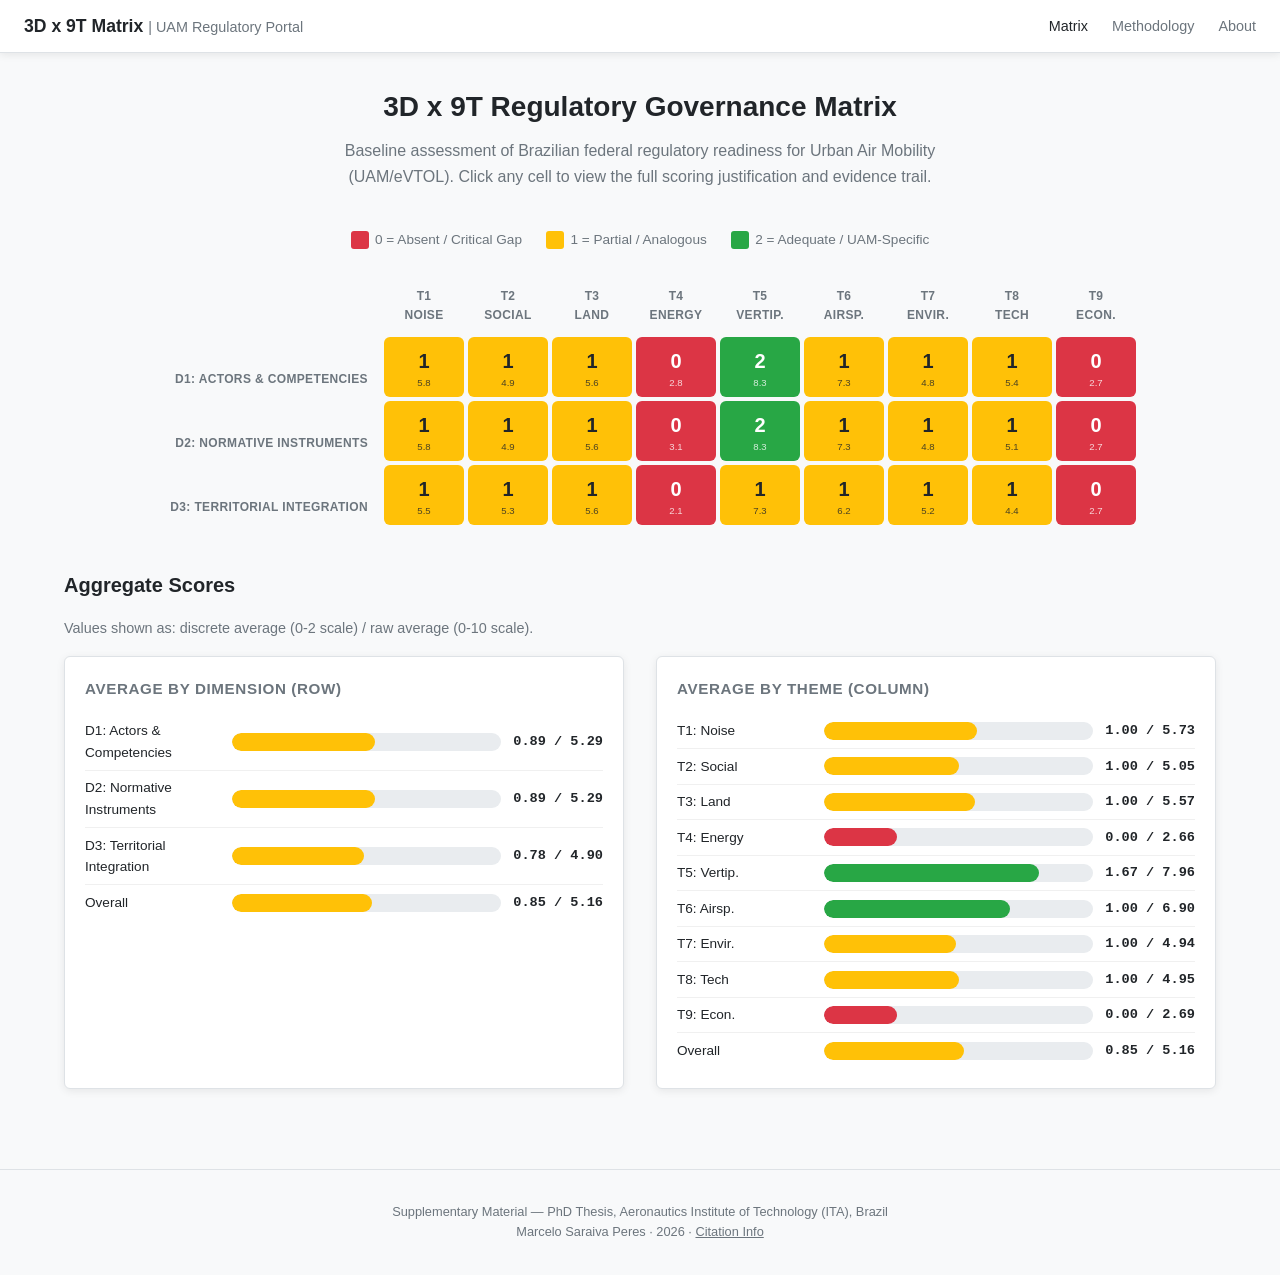
<file: index.html>
<!DOCTYPE html>
<html lang="en">
<head>
  <meta charset="UTF-8">
  <meta name="viewport" content="width=device-width, initial-scale=1.0">
  <title>3D x 9T Regulatory Governance Matrix — UAM Brazil</title>
  <meta name="description" content="Interactive traceability portal for the 3D x 9T Regulatory Governance Matrix assessing Urban Air Mobility (UAM) regulatory readiness in Brazil.">
  <meta name="author" content="Marcelo Saraiva Peres">
  <link rel="stylesheet" href="style.css">
</head>
<body>

  <!-- Navigation -->
  <nav class="navbar" role="navigation" aria-label="Main navigation">
    <a href="index.html" class="navbar-brand">
      3D x 9T Matrix <span>| UAM Regulatory Portal</span>
    </a>
    <button class="navbar-toggle" aria-label="Toggle navigation menu">
      <span></span><span></span><span></span>
    </button>
    <div class="navbar-links">
      <a href="index.html" class="active">Matrix</a>
      <a href="methodology.html">Methodology</a>
      <a href="methodology.html#about">About</a>
    </div>
  </nav>

  <!-- Main Content -->
  <main class="container">
    <header class="page-header">
      <h1>3D x 9T Regulatory Governance Matrix</h1>
      <p>Baseline assessment of Brazilian federal regulatory readiness for Urban Air Mobility (UAM/eVTOL). Click any cell to view the full scoring justification and evidence trail.</p>
    </header>

    <!-- Legend -->
    <div id="legend-container" class="legend" role="img" aria-label="Score legend: 0 = Absent, 1 = Partial, 2 = Adequate"></div>

    <!-- Matrix -->
    <div class="matrix-wrapper">
      <div id="matrix-container"></div>
    </div>

    <!-- Aggregates -->
    <section class="aggregates-section">
      <h2>Aggregate Scores</h2>
      <p style="color: var(--text-secondary); font-size: 0.9rem; margin-bottom: 1rem;">
        Values shown as: discrete average (0-2 scale) / raw average (0-10 scale).
      </p>
      <div id="aggregates-container" class="agg-grid"></div>
    </section>
  </main>

  <!-- Modal -->
  <div id="modal-overlay" class="modal-overlay" role="dialog" aria-modal="true" aria-labelledby="modal-title">
    <div class="modal">
      <div class="modal-header">
        <h2 id="modal-title"></h2>
        <button id="modal-close" class="modal-close" aria-label="Close">&times;</button>
      </div>
      <div id="modal-body" class="modal-body"></div>
    </div>
  </div>

  <!-- Footer -->
  <footer class="footer">
    <p>Supplementary Material &mdash; PhD Thesis, Aeronautics Institute of Technology (ITA), Brazil</p>
    <p>Marcelo Saraiva Peres &middot; 2026 &middot; <a href="methodology.html#about" style="color: inherit;">Citation Info</a></p>
  </footer>

  <script src="app.js"></script>
</body>
</html>
</file>
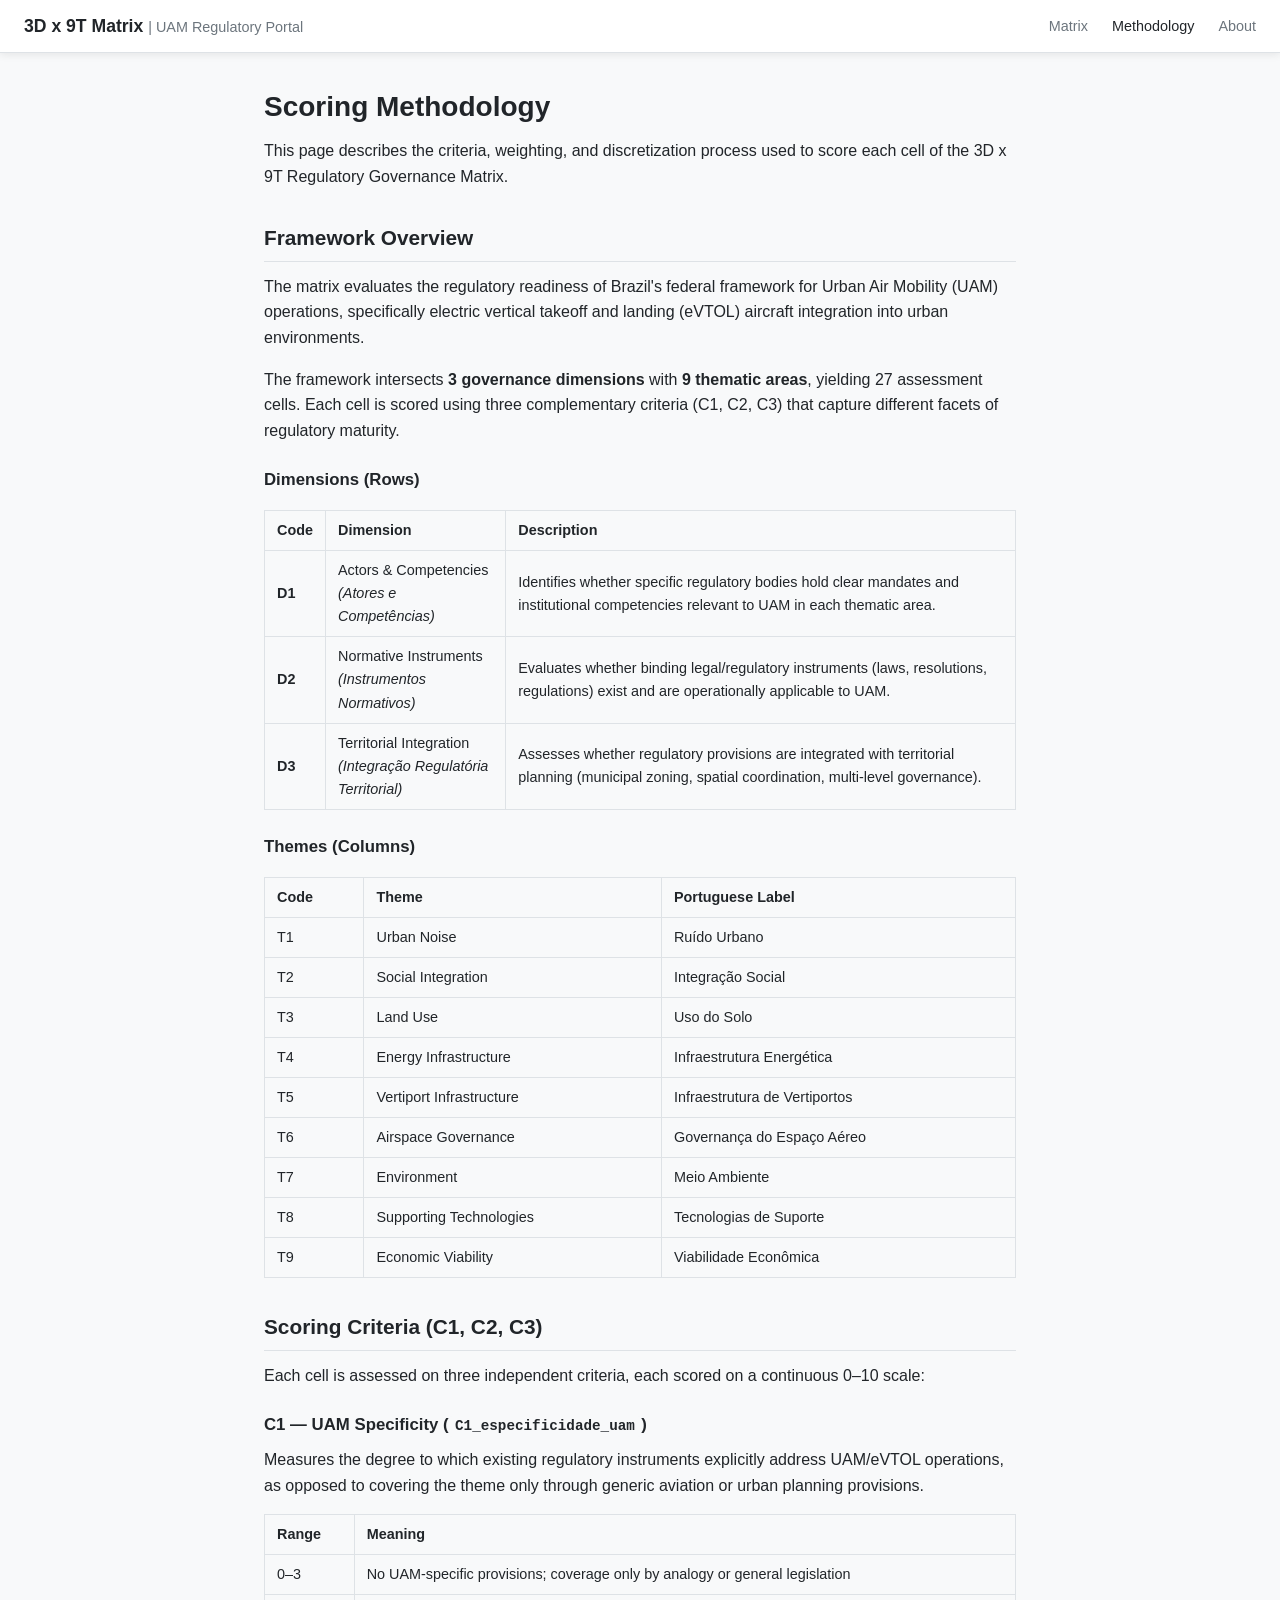
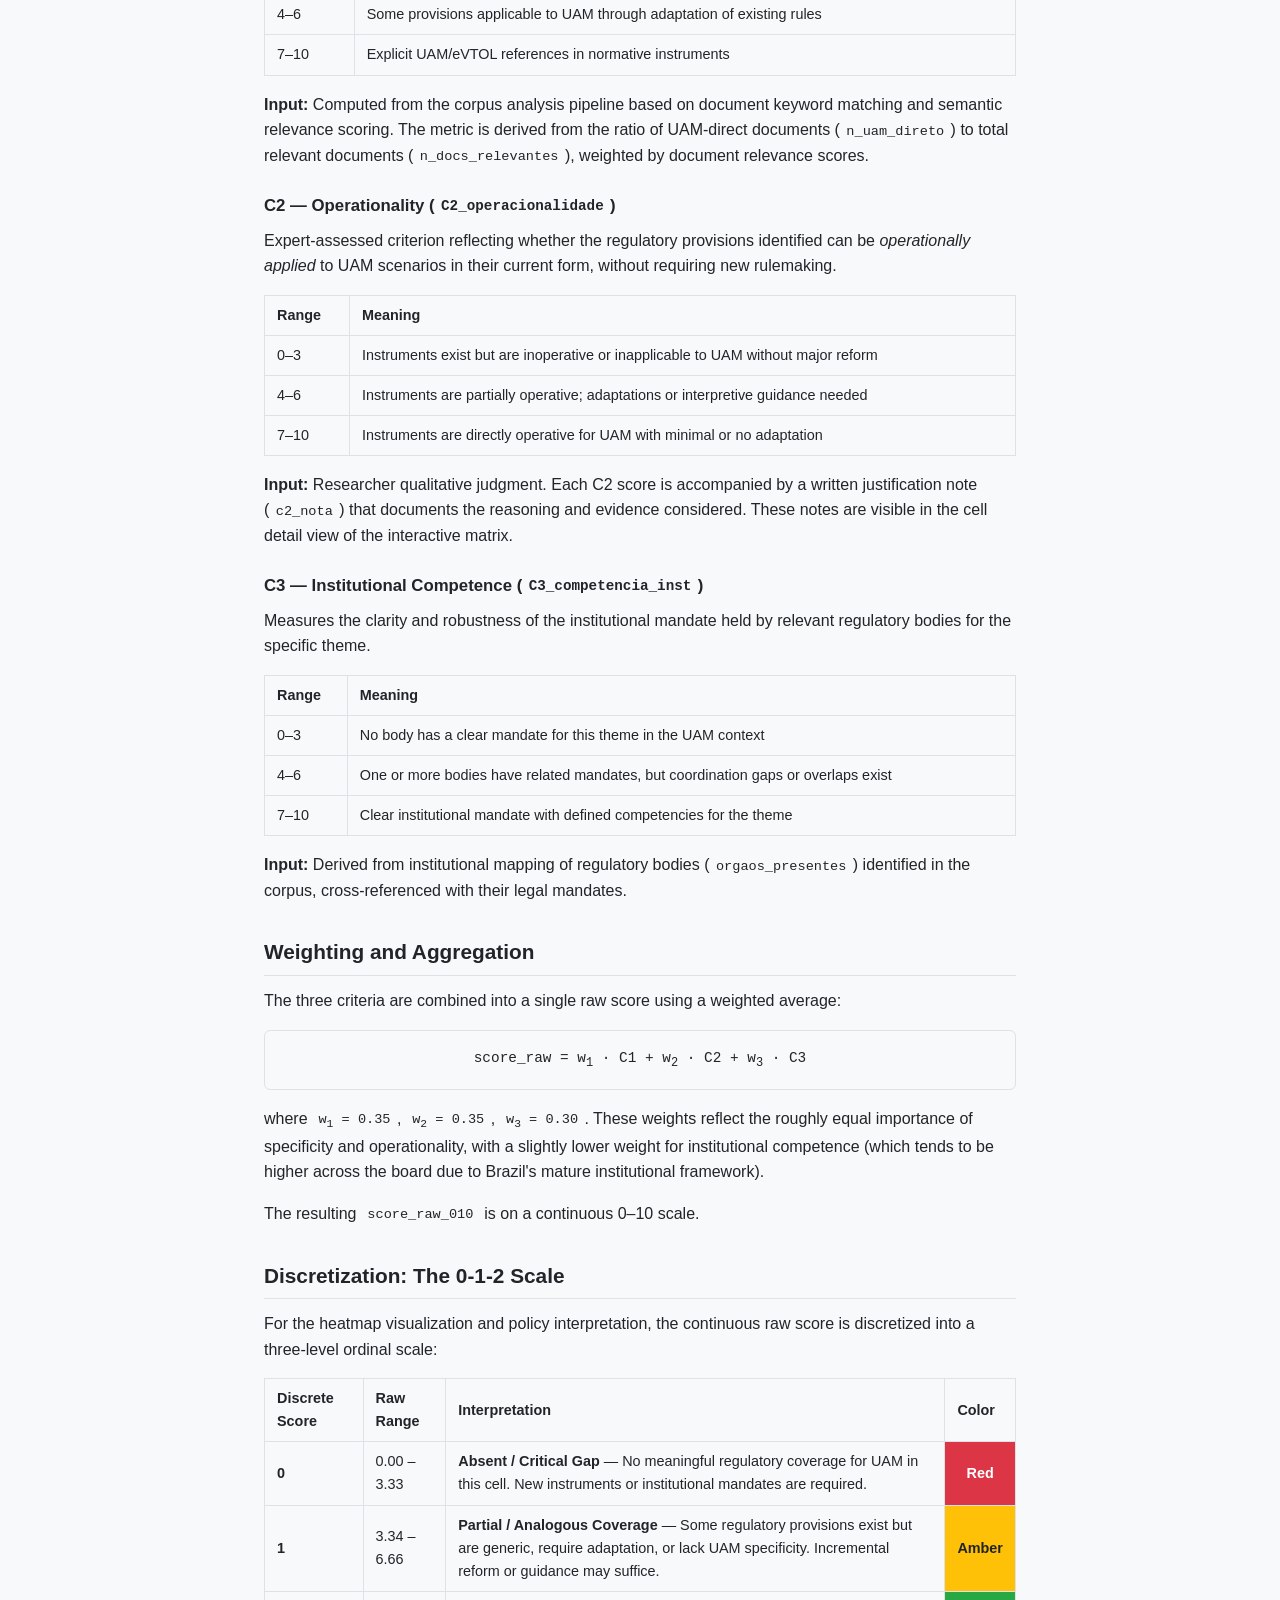
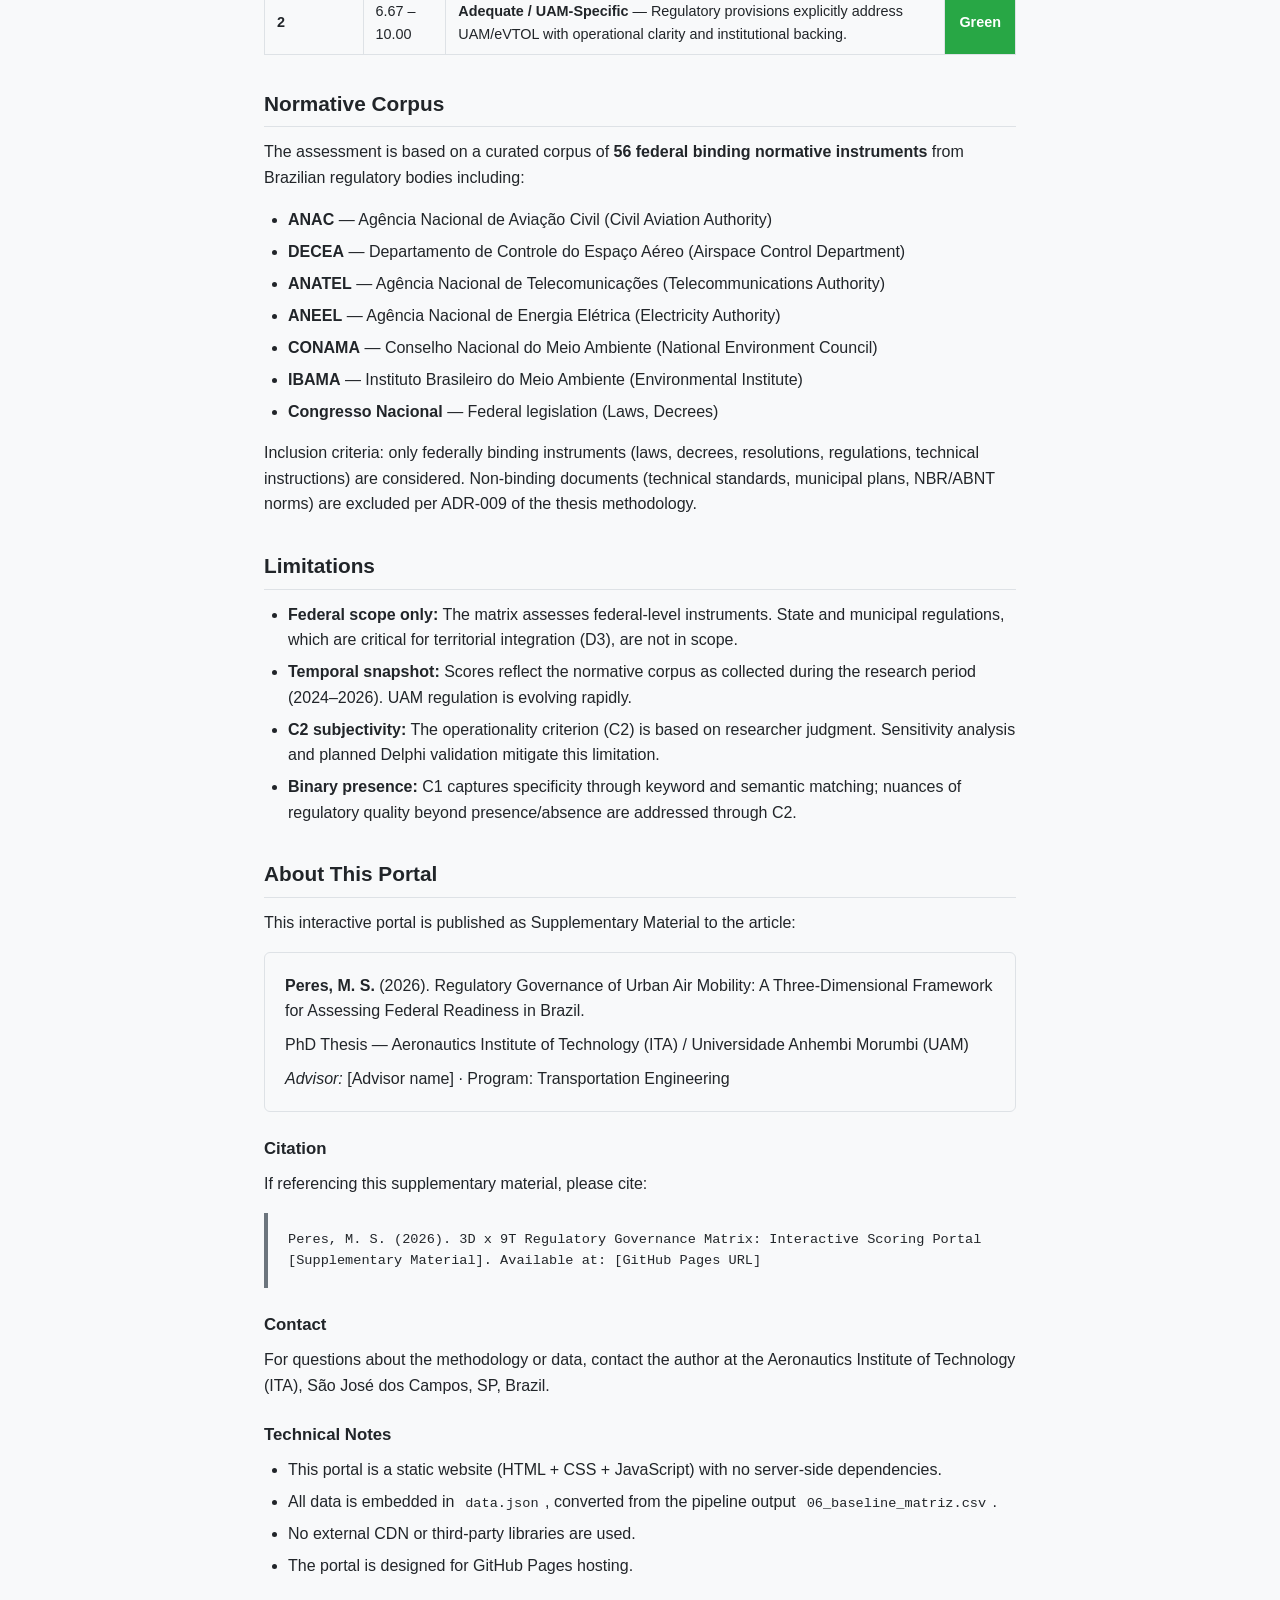
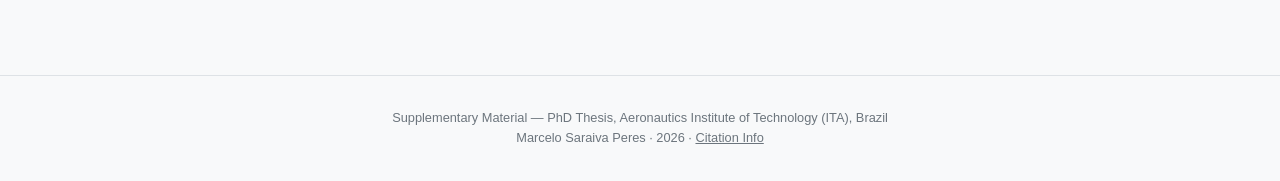
<file: methodology.html>
<!DOCTYPE html>
<html lang="en">
<head>
  <meta charset="UTF-8">
  <meta name="viewport" content="width=device-width, initial-scale=1.0">
  <title>Methodology — 3D x 9T Regulatory Governance Matrix</title>
  <meta name="description" content="Scoring methodology for the 3D x 9T Regulatory Governance Matrix: criteria C1, C2, C3 and the 0-1-2 discretization scale.">
  <meta name="author" content="Marcelo Saraiva Peres">
  <link rel="stylesheet" href="style.css">
</head>
<body>

  <!-- Navigation -->
  <nav class="navbar" role="navigation" aria-label="Main navigation">
    <a href="index.html" class="navbar-brand">
      3D x 9T Matrix <span>| UAM Regulatory Portal</span>
    </a>
    <button class="navbar-toggle" aria-label="Toggle navigation menu" onclick="document.querySelector('.navbar-links').classList.toggle('open')">
      <span></span><span></span><span></span>
    </button>
    <div class="navbar-links">
      <a href="index.html">Matrix</a>
      <a href="methodology.html" class="active">Methodology</a>
      <a href="methodology.html#about">About</a>
    </div>
  </nav>

  <div class="content-page">
    <h1>Scoring Methodology</h1>
    <p>This page describes the criteria, weighting, and discretization process used to score each cell of the 3D x 9T Regulatory Governance Matrix.</p>

    <!-- =============== FRAMEWORK OVERVIEW =============== -->
    <h2>Framework Overview</h2>
    <p>The matrix evaluates the regulatory readiness of Brazil's federal framework for Urban Air Mobility (UAM) operations, specifically electric vertical takeoff and landing (eVTOL) aircraft integration into urban environments.</p>
    <p>The framework intersects <strong>3 governance dimensions</strong> with <strong>9 thematic areas</strong>, yielding 27 assessment cells. Each cell is scored using three complementary criteria (C1, C2, C3) that capture different facets of regulatory maturity.</p>

    <h3>Dimensions (Rows)</h3>
    <table>
      <thead>
        <tr><th>Code</th><th>Dimension</th><th>Description</th></tr>
      </thead>
      <tbody>
        <tr>
          <td><strong>D1</strong></td>
          <td>Actors &amp; Competencies<br><em>(Atores e Compet&ecirc;ncias)</em></td>
          <td>Identifies whether specific regulatory bodies hold clear mandates and institutional competencies relevant to UAM in each thematic area.</td>
        </tr>
        <tr>
          <td><strong>D2</strong></td>
          <td>Normative Instruments<br><em>(Instrumentos Normativos)</em></td>
          <td>Evaluates whether binding legal/regulatory instruments (laws, resolutions, regulations) exist and are operationally applicable to UAM.</td>
        </tr>
        <tr>
          <td><strong>D3</strong></td>
          <td>Territorial Integration<br><em>(Integra&ccedil;&atilde;o Regulat&oacute;ria Territorial)</em></td>
          <td>Assesses whether regulatory provisions are integrated with territorial planning (municipal zoning, spatial coordination, multi-level governance).</td>
        </tr>
      </tbody>
    </table>

    <h3>Themes (Columns)</h3>
    <table>
      <thead>
        <tr><th>Code</th><th>Theme</th><th>Portuguese Label</th></tr>
      </thead>
      <tbody>
        <tr><td>T1</td><td>Urban Noise</td><td>Ru&iacute;do Urbano</td></tr>
        <tr><td>T2</td><td>Social Integration</td><td>Integra&ccedil;&atilde;o Social</td></tr>
        <tr><td>T3</td><td>Land Use</td><td>Uso do Solo</td></tr>
        <tr><td>T4</td><td>Energy Infrastructure</td><td>Infraestrutura Energ&eacute;tica</td></tr>
        <tr><td>T5</td><td>Vertiport Infrastructure</td><td>Infraestrutura de Vertiportos</td></tr>
        <tr><td>T6</td><td>Airspace Governance</td><td>Governan&ccedil;a do Espa&ccedil;o A&eacute;reo</td></tr>
        <tr><td>T7</td><td>Environment</td><td>Meio Ambiente</td></tr>
        <tr><td>T8</td><td>Supporting Technologies</td><td>Tecnologias de Suporte</td></tr>
        <tr><td>T9</td><td>Economic Viability</td><td>Viabilidade Econ&ocirc;mica</td></tr>
      </tbody>
    </table>

    <!-- =============== SCORING CRITERIA =============== -->
    <h2>Scoring Criteria (C1, C2, C3)</h2>
    <p>Each cell is assessed on three independent criteria, each scored on a continuous 0&ndash;10 scale:</p>

    <h3>C1 &mdash; UAM Specificity (<code>C1_especificidade_uam</code>)</h3>
    <p>Measures the degree to which existing regulatory instruments explicitly address UAM/eVTOL operations, as opposed to covering the theme only through generic aviation or urban planning provisions.</p>
    <table>
      <thead><tr><th>Range</th><th>Meaning</th></tr></thead>
      <tbody>
        <tr><td>0&ndash;3</td><td>No UAM-specific provisions; coverage only by analogy or general legislation</td></tr>
        <tr><td>4&ndash;6</td><td>Some provisions applicable to UAM through adaptation of existing rules</td></tr>
        <tr><td>7&ndash;10</td><td>Explicit UAM/eVTOL references in normative instruments</td></tr>
      </tbody>
    </table>
    <p><strong>Input:</strong> Computed from the corpus analysis pipeline based on document keyword matching and semantic relevance scoring. The metric is derived from the ratio of UAM-direct documents (<code>n_uam_direto</code>) to total relevant documents (<code>n_docs_relevantes</code>), weighted by document relevance scores.</p>

    <h3>C2 &mdash; Operationality (<code>C2_operacionalidade</code>)</h3>
    <p>Expert-assessed criterion reflecting whether the regulatory provisions identified can be <em>operationally applied</em> to UAM scenarios in their current form, without requiring new rulemaking.</p>
    <table>
      <thead><tr><th>Range</th><th>Meaning</th></tr></thead>
      <tbody>
        <tr><td>0&ndash;3</td><td>Instruments exist but are inoperative or inapplicable to UAM without major reform</td></tr>
        <tr><td>4&ndash;6</td><td>Instruments are partially operative; adaptations or interpretive guidance needed</td></tr>
        <tr><td>7&ndash;10</td><td>Instruments are directly operative for UAM with minimal or no adaptation</td></tr>
      </tbody>
    </table>
    <p><strong>Input:</strong> Researcher qualitative judgment. Each C2 score is accompanied by a written justification note (<code>c2_nota</code>) that documents the reasoning and evidence considered. These notes are visible in the cell detail view of the interactive matrix.</p>

    <h3>C3 &mdash; Institutional Competence (<code>C3_competencia_inst</code>)</h3>
    <p>Measures the clarity and robustness of the institutional mandate held by relevant regulatory bodies for the specific theme.</p>
    <table>
      <thead><tr><th>Range</th><th>Meaning</th></tr></thead>
      <tbody>
        <tr><td>0&ndash;3</td><td>No body has a clear mandate for this theme in the UAM context</td></tr>
        <tr><td>4&ndash;6</td><td>One or more bodies have related mandates, but coordination gaps or overlaps exist</td></tr>
        <tr><td>7&ndash;10</td><td>Clear institutional mandate with defined competencies for the theme</td></tr>
      </tbody>
    </table>
    <p><strong>Input:</strong> Derived from institutional mapping of regulatory bodies (<code>orgaos_presentes</code>) identified in the corpus, cross-referenced with their legal mandates.</p>

    <!-- =============== WEIGHTING & AGGREGATION =============== -->
    <h2>Weighting and Aggregation</h2>
    <p>The three criteria are combined into a single raw score using a weighted average:</p>

    <div class="formula-block">
      score_raw = w<sub>1</sub> &middot; C1 + w<sub>2</sub> &middot; C2 + w<sub>3</sub> &middot; C3
    </div>

    <p>where <code>w<sub>1</sub> = 0.35</code>, <code>w<sub>2</sub> = 0.35</code>, <code>w<sub>3</sub> = 0.30</code>. These weights reflect the roughly equal importance of specificity and operationality, with a slightly lower weight for institutional competence (which tends to be higher across the board due to Brazil's mature institutional framework).</p>

    <p>The resulting <code>score_raw_010</code> is on a continuous 0&ndash;10 scale.</p>

    <!-- =============== DISCRETIZATION =============== -->
    <h2>Discretization: The 0-1-2 Scale</h2>
    <p>For the heatmap visualization and policy interpretation, the continuous raw score is discretized into a three-level ordinal scale:</p>

    <table>
      <thead>
        <tr><th>Discrete Score</th><th>Raw Range</th><th>Interpretation</th><th>Color</th></tr>
      </thead>
      <tbody>
        <tr>
          <td><strong>0</strong></td>
          <td>0.00 &ndash; 3.33</td>
          <td><strong>Absent / Critical Gap</strong> &mdash; No meaningful regulatory coverage for UAM in this cell. New instruments or institutional mandates are required.</td>
          <td style="background:#dc3545;color:#fff;text-align:center;font-weight:700;">Red</td>
        </tr>
        <tr>
          <td><strong>1</strong></td>
          <td>3.34 &ndash; 6.66</td>
          <td><strong>Partial / Analogous Coverage</strong> &mdash; Some regulatory provisions exist but are generic, require adaptation, or lack UAM specificity. Incremental reform or guidance may suffice.</td>
          <td style="background:#ffc107;color:#212529;text-align:center;font-weight:700;">Amber</td>
        </tr>
        <tr>
          <td><strong>2</strong></td>
          <td>6.67 &ndash; 10.00</td>
          <td><strong>Adequate / UAM-Specific</strong> &mdash; Regulatory provisions explicitly address UAM/eVTOL with operational clarity and institutional backing.</td>
          <td style="background:#28a745;color:#fff;text-align:center;font-weight:700;">Green</td>
        </tr>
      </tbody>
    </table>

    <!-- =============== CORPUS =============== -->
    <h2>Normative Corpus</h2>
    <p>The assessment is based on a curated corpus of <strong>56 federal binding normative instruments</strong> from Brazilian regulatory bodies including:</p>
    <ul>
      <li><strong>ANAC</strong> &mdash; Ag&ecirc;ncia Nacional de Avia&ccedil;&atilde;o Civil (Civil Aviation Authority)</li>
      <li><strong>DECEA</strong> &mdash; Departamento de Controle do Espa&ccedil;o A&eacute;reo (Airspace Control Department)</li>
      <li><strong>ANATEL</strong> &mdash; Ag&ecirc;ncia Nacional de Telecomunica&ccedil;&otilde;es (Telecommunications Authority)</li>
      <li><strong>ANEEL</strong> &mdash; Ag&ecirc;ncia Nacional de Energia El&eacute;trica (Electricity Authority)</li>
      <li><strong>CONAMA</strong> &mdash; Conselho Nacional do Meio Ambiente (National Environment Council)</li>
      <li><strong>IBAMA</strong> &mdash; Instituto Brasileiro do Meio Ambiente (Environmental Institute)</li>
      <li><strong>Congresso Nacional</strong> &mdash; Federal legislation (Laws, Decrees)</li>
    </ul>
    <p>Inclusion criteria: only federally binding instruments (laws, decrees, resolutions, regulations, technical instructions) are considered. Non-binding documents (technical standards, municipal plans, NBR/ABNT norms) are excluded per ADR-009 of the thesis methodology.</p>

    <!-- =============== LIMITATIONS =============== -->
    <h2>Limitations</h2>
    <ul>
      <li><strong>Federal scope only:</strong> The matrix assesses federal-level instruments. State and municipal regulations, which are critical for territorial integration (D3), are not in scope.</li>
      <li><strong>Temporal snapshot:</strong> Scores reflect the normative corpus as collected during the research period (2024&ndash;2026). UAM regulation is evolving rapidly.</li>
      <li><strong>C2 subjectivity:</strong> The operationality criterion (C2) is based on researcher judgment. Sensitivity analysis and planned Delphi validation mitigate this limitation.</li>
      <li><strong>Binary presence:</strong> C1 captures specificity through keyword and semantic matching; nuances of regulatory quality beyond presence/absence are addressed through C2.</li>
    </ul>

    <!-- =============== ABOUT =============== -->
    <h2 id="about">About This Portal</h2>
    <p>This interactive portal is published as Supplementary Material to the article:</p>

    <div style="background: var(--bg); border: 1px solid var(--border); border-radius: var(--radius); padding: 1.25rem; margin: 1rem 0;">
      <p style="margin-bottom: 0.5rem;"><strong>Peres, M. S.</strong> (2026). Regulatory Governance of Urban Air Mobility: A Three-Dimensional Framework for Assessing Federal Readiness in Brazil.</p>
      <p style="margin-bottom: 0.5rem;">PhD Thesis &mdash; Aeronautics Institute of Technology (ITA) / Universidade Anhembi Morumbi (UAM)</p>
      <p style="margin-bottom: 0;"><em>Advisor:</em> [Advisor name] &middot; Program: Transportation Engineering</p>
    </div>

    <h3>Citation</h3>
    <p>If referencing this supplementary material, please cite:</p>
    <div style="background: var(--bg); border-left: 4px solid var(--text-secondary); padding: 1rem 1.25rem; margin: 1rem 0; font-family: var(--mono); font-size: 0.85rem;">
      Peres, M. S. (2026). 3D x 9T Regulatory Governance Matrix: Interactive Scoring Portal [Supplementary Material]. Available at: [GitHub Pages URL]
    </div>

    <h3>Contact</h3>
    <p>For questions about the methodology or data, contact the author at the Aeronautics Institute of Technology (ITA), S&atilde;o Jos&eacute; dos Campos, SP, Brazil.</p>

    <h3>Technical Notes</h3>
    <ul>
      <li>This portal is a static website (HTML + CSS + JavaScript) with no server-side dependencies.</li>
      <li>All data is embedded in <code>data.json</code>, converted from the pipeline output <code>06_baseline_matriz.csv</code>.</li>
      <li>No external CDN or third-party libraries are used.</li>
      <li>The portal is designed for GitHub Pages hosting.</li>
    </ul>
  </div>

  <!-- Footer -->
  <footer class="footer">
    <p>Supplementary Material &mdash; PhD Thesis, Aeronautics Institute of Technology (ITA), Brazil</p>
    <p>Marcelo Saraiva Peres &middot; 2026 &middot; <a href="methodology.html#about" style="color: inherit;">Citation Info</a></p>
  </footer>

</body>
</html>
</file>
<file: style.css>
/* ===== Reset & Base ===== */
*, *::before, *::after { box-sizing: border-box; margin: 0; padding: 0; }

:root {
  --red:    #dc3545;
  --amber:  #ffc107;
  --green:  #28a745;
  --red-light:   #f8d7da;
  --amber-light: #fff3cd;
  --green-light: #d4edda;
  --bg:     #f8f9fa;
  --surface:#ffffff;
  --text:   #212529;
  --text-secondary: #6c757d;
  --border: #dee2e6;
  --radius: 6px;
  --shadow: 0 2px 8px rgba(0,0,0,0.08);
  --font: -apple-system, BlinkMacSystemFont, "Segoe UI", Roboto, "Helvetica Neue", Arial, sans-serif;
  --mono: "SFMono-Regular", Consolas, "Liberation Mono", Menlo, monospace;
}

html { font-size: 16px; scroll-behavior: smooth; }
body {
  font-family: var(--font);
  color: var(--text);
  background: var(--bg);
  line-height: 1.6;
  min-height: 100vh;
}

/* ===== Navigation ===== */
.navbar {
  background: var(--surface);
  border-bottom: 1px solid var(--border);
  padding: 0.75rem 1.5rem;
  display: flex;
  align-items: center;
  justify-content: space-between;
  position: sticky;
  top: 0;
  z-index: 100;
  box-shadow: var(--shadow);
}
.navbar-brand {
  font-weight: 700;
  font-size: 1.1rem;
  color: var(--text);
  text-decoration: none;
}
.navbar-brand span { color: var(--text-secondary); font-weight: 400; font-size: 0.9rem; }
.navbar-links { display: flex; gap: 1.5rem; }
.navbar-links a {
  color: var(--text-secondary);
  text-decoration: none;
  font-size: 0.9rem;
  font-weight: 500;
  transition: color 0.2s;
}
.navbar-links a:hover,
.navbar-links a.active { color: var(--text); }

/* Mobile hamburger */
.navbar-toggle {
  display: none;
  background: none;
  border: none;
  cursor: pointer;
  padding: 0.25rem;
}
.navbar-toggle span {
  display: block;
  width: 22px;
  height: 2px;
  background: var(--text);
  margin: 5px 0;
  transition: all 0.3s;
}

@media (max-width: 768px) {
  .navbar-toggle { display: block; }
  .navbar-links {
    display: none;
    position: absolute;
    top: 100%;
    left: 0;
    right: 0;
    background: var(--surface);
    flex-direction: column;
    padding: 1rem 1.5rem;
    border-bottom: 1px solid var(--border);
    box-shadow: var(--shadow);
  }
  .navbar-links.open { display: flex; }
}

/* ===== Layout ===== */
.container {
  max-width: 1200px;
  margin: 0 auto;
  padding: 2rem 1.5rem;
}

.page-header {
  text-align: center;
  margin-bottom: 2.5rem;
}
.page-header h1 {
  font-size: 1.75rem;
  font-weight: 700;
  margin-bottom: 0.5rem;
}
.page-header p {
  color: var(--text-secondary);
  font-size: 1rem;
  max-width: 700px;
  margin: 0 auto;
}

/* ===== Matrix Grid ===== */
.matrix-wrapper {
  overflow-x: auto;
  margin-bottom: 2rem;
}
.matrix-table {
  border-collapse: separate;
  border-spacing: 4px;
  margin: 0 auto;
  width: 100%;
  max-width: 1000px;
}
.matrix-table th {
  font-size: 0.75rem;
  font-weight: 600;
  text-transform: uppercase;
  letter-spacing: 0.03em;
  padding: 0.5rem 0.25rem;
  color: var(--text-secondary);
  text-align: center;
  vertical-align: bottom;
}
.matrix-table th.dim-label {
  text-align: right;
  padding-right: 0.75rem;
  white-space: nowrap;
  max-width: 180px;
}
.matrix-table th.corner { }

/* Theme header rotation on small screens */
@media (max-width: 900px) {
  .matrix-table th.theme-label {
    writing-mode: vertical-rl;
    text-orientation: mixed;
    white-space: nowrap;
    height: 100px;
    padding: 0.25rem;
  }
}

/* ===== Cell ===== */
.matrix-cell {
  width: 80px;
  height: 60px;
  border-radius: var(--radius);
  cursor: pointer;
  text-align: center;
  vertical-align: middle;
  font-weight: 700;
  font-size: 1.25rem;
  transition: transform 0.15s, box-shadow 0.15s;
  position: relative;
  border: 2px solid transparent;
}
.matrix-cell:hover {
  transform: scale(1.08);
  box-shadow: 0 4px 16px rgba(0,0,0,0.15);
  z-index: 2;
}
.matrix-cell:focus {
  outline: 3px solid #4a90d9;
  outline-offset: 2px;
}
.matrix-cell.score-0 { background: var(--red);   color: #fff; }
.matrix-cell.score-1 { background: var(--amber); color: #212529; }
.matrix-cell.score-2 { background: var(--green); color: #fff; }

.cell-raw {
  display: block;
  font-size: 0.6rem;
  font-weight: 400;
  opacity: 0.8;
  margin-top: -2px;
}

/* ===== Aggregate Bars ===== */
.aggregates-section {
  margin-top: 2.5rem;
}
.aggregates-section h2 {
  font-size: 1.25rem;
  margin-bottom: 1rem;
}
.agg-grid {
  display: grid;
  grid-template-columns: 1fr 1fr;
  gap: 2rem;
}
@media (max-width: 768px) {
  .agg-grid { grid-template-columns: 1fr; }
}
.agg-panel {
  background: var(--surface);
  border: 1px solid var(--border);
  border-radius: var(--radius);
  padding: 1.25rem;
  box-shadow: var(--shadow);
}
.agg-panel h3 {
  font-size: 0.95rem;
  font-weight: 600;
  margin-bottom: 0.75rem;
  color: var(--text-secondary);
  text-transform: uppercase;
  letter-spacing: 0.04em;
}
.agg-row {
  display: flex;
  align-items: center;
  justify-content: space-between;
  padding: 0.4rem 0;
  border-bottom: 1px solid #f0f0f0;
}
.agg-row:last-child { border-bottom: none; }
.agg-label {
  font-size: 0.85rem;
  font-weight: 500;
  flex: 1;
}
.agg-bar-container {
  flex: 2;
  height: 18px;
  background: #e9ecef;
  border-radius: 9px;
  margin: 0 0.75rem;
  overflow: hidden;
}
.agg-bar {
  height: 100%;
  border-radius: 9px;
  transition: width 0.6s ease;
}
.agg-value {
  font-size: 0.85rem;
  font-weight: 700;
  font-family: var(--mono);
  min-width: 40px;
  text-align: right;
}

/* ===== Legend ===== */
.legend {
  display: flex;
  justify-content: center;
  gap: 1.5rem;
  margin: 1rem 0 1.5rem;
  flex-wrap: wrap;
}
.legend-item {
  display: flex;
  align-items: center;
  gap: 0.4rem;
  font-size: 0.85rem;
  color: var(--text-secondary);
}
.legend-swatch {
  width: 18px;
  height: 18px;
  border-radius: 3px;
  display: inline-block;
}

/* ===== Modal Overlay ===== */
.modal-overlay {
  position: fixed;
  inset: 0;
  background: rgba(0,0,0,0.45);
  z-index: 200;
  display: flex;
  align-items: center;
  justify-content: center;
  opacity: 0;
  pointer-events: none;
  transition: opacity 0.25s;
}
.modal-overlay.open {
  opacity: 1;
  pointer-events: auto;
}
.modal {
  background: var(--surface);
  border-radius: 12px;
  max-width: 640px;
  width: 92%;
  max-height: 85vh;
  overflow-y: auto;
  box-shadow: 0 12px 40px rgba(0,0,0,0.2);
  transform: translateY(20px);
  transition: transform 0.25s;
}
.modal-overlay.open .modal { transform: translateY(0); }

.modal-header {
  padding: 1.25rem 1.5rem;
  border-bottom: 1px solid var(--border);
  display: flex;
  align-items: flex-start;
  justify-content: space-between;
  gap: 1rem;
}
.modal-header h2 {
  font-size: 1.1rem;
  font-weight: 700;
  line-height: 1.3;
}
.modal-close {
  background: none;
  border: none;
  font-size: 1.5rem;
  cursor: pointer;
  color: var(--text-secondary);
  line-height: 1;
  padding: 0;
  flex-shrink: 0;
}
.modal-close:hover { color: var(--text); }

.modal-body { padding: 1.5rem; }

/* Score badge in modal */
.score-badge {
  display: inline-block;
  padding: 0.25rem 0.75rem;
  border-radius: 20px;
  font-weight: 700;
  font-size: 0.9rem;
  color: #fff;
  margin-bottom: 1rem;
}
.score-badge.s0 { background: var(--red); }
.score-badge.s1 { background: var(--amber); color: #212529; }
.score-badge.s2 { background: var(--green); }

.score-label-text {
  font-size: 0.8rem;
  color: var(--text-secondary);
  margin-left: 0.5rem;
}

/* Component scores */
.components {
  display: grid;
  grid-template-columns: repeat(3, 1fr);
  gap: 0.75rem;
  margin: 1rem 0;
}
.comp-card {
  background: var(--bg);
  border: 1px solid var(--border);
  border-radius: var(--radius);
  padding: 0.75rem;
  text-align: center;
}
.comp-card .comp-name {
  font-size: 0.7rem;
  font-weight: 600;
  text-transform: uppercase;
  color: var(--text-secondary);
  letter-spacing: 0.04em;
  margin-bottom: 0.25rem;
}
.comp-card .comp-value {
  font-size: 1.4rem;
  font-weight: 700;
  font-family: var(--mono);
}
.comp-card .comp-bar {
  height: 4px;
  background: #e9ecef;
  border-radius: 2px;
  margin-top: 0.4rem;
  overflow: hidden;
}
.comp-card .comp-bar-fill {
  height: 100%;
  border-radius: 2px;
  transition: width 0.4s;
}

/* Justification */
.justification {
  background: var(--bg);
  border-left: 4px solid var(--amber);
  padding: 1rem 1.25rem;
  margin: 1rem 0;
  border-radius: 0 var(--radius) var(--radius) 0;
  font-size: 0.9rem;
  line-height: 1.6;
}
.justification-label {
  font-size: 0.75rem;
  text-transform: uppercase;
  letter-spacing: 0.04em;
  color: var(--text-secondary);
  font-weight: 600;
  margin-bottom: 0.4rem;
}

/* Metadata grid */
.meta-grid {
  display: grid;
  grid-template-columns: 1fr 1fr;
  gap: 0.75rem;
  margin-top: 1rem;
}
@media (max-width: 500px) {
  .meta-grid { grid-template-columns: 1fr; }
}
.meta-item {
  background: var(--bg);
  border-radius: var(--radius);
  padding: 0.75rem;
}
.meta-label {
  font-size: 0.7rem;
  text-transform: uppercase;
  letter-spacing: 0.04em;
  color: var(--text-secondary);
  font-weight: 600;
  margin-bottom: 0.25rem;
}
.meta-value {
  font-size: 0.85rem;
  font-weight: 500;
}

/* Docs list */
.docs-section { margin-top: 1rem; }
.docs-section h4 {
  font-size: 0.8rem;
  text-transform: uppercase;
  letter-spacing: 0.04em;
  color: var(--text-secondary);
  font-weight: 600;
  margin-bottom: 0.5rem;
}
.doc-tag {
  display: inline-block;
  background: #e9ecef;
  color: var(--text);
  padding: 0.2rem 0.6rem;
  border-radius: 20px;
  font-size: 0.78rem;
  font-family: var(--mono);
  margin: 0.15rem 0.2rem;
}

/* ===== Footer ===== */
.footer {
  text-align: center;
  padding: 2rem 1.5rem;
  color: var(--text-secondary);
  font-size: 0.8rem;
  border-top: 1px solid var(--border);
  margin-top: 3rem;
}

/* ===== Methodology & About pages ===== */
.content-page {
  max-width: 800px;
  margin: 0 auto;
  padding: 2rem 1.5rem;
}
.content-page h1 {
  font-size: 1.75rem;
  margin-bottom: 0.5rem;
}
.content-page h2 {
  font-size: 1.3rem;
  margin-top: 2rem;
  margin-bottom: 0.75rem;
  padding-bottom: 0.4rem;
  border-bottom: 1px solid var(--border);
}
.content-page h3 {
  font-size: 1.05rem;
  margin-top: 1.5rem;
  margin-bottom: 0.5rem;
}
.content-page p {
  margin-bottom: 1rem;
}
.content-page ul, .content-page ol {
  margin: 0.5rem 0 1rem 1.5rem;
}
.content-page li { margin-bottom: 0.4rem; }
.content-page table {
  width: 100%;
  border-collapse: collapse;
  margin: 1rem 0;
  font-size: 0.9rem;
}
.content-page table th,
.content-page table td {
  border: 1px solid var(--border);
  padding: 0.5rem 0.75rem;
  text-align: left;
}
.content-page table th {
  background: var(--bg);
  font-weight: 600;
}
.content-page code {
  font-family: var(--mono);
  background: var(--bg);
  padding: 0.15rem 0.4rem;
  border-radius: 3px;
  font-size: 0.85em;
}
.formula-block {
  background: var(--bg);
  border: 1px solid var(--border);
  border-radius: var(--radius);
  padding: 1rem 1.5rem;
  margin: 1rem 0;
  font-family: var(--mono);
  font-size: 0.9rem;
  overflow-x: auto;
  text-align: center;
}

/* ===== Print styles ===== */
@media print {
  .navbar, .modal-overlay, .footer { display: none; }
  .matrix-cell { -webkit-print-color-adjust: exact; print-color-adjust: exact; }
}
</file>
